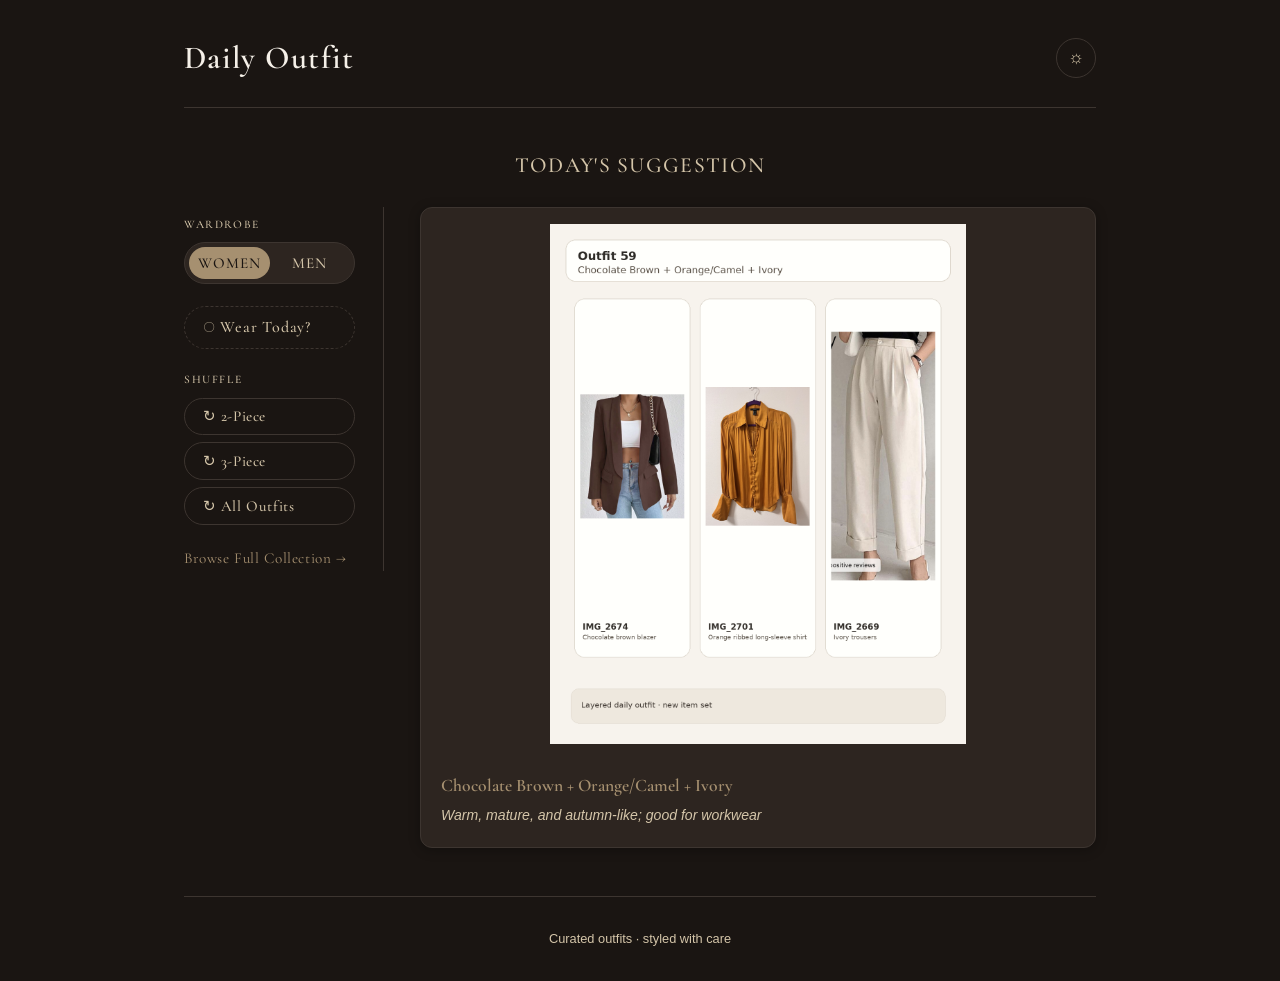
<file: index.html>
<!DOCTYPE html>
<html lang="en" data-theme="light">
<head>
  <meta charset="UTF-8">
  <meta name="viewport" content="width=device-width, initial-scale=1.0">
  <title>Daily Outfit</title>
  <link rel="preconnect" href="https://fonts.googleapis.com">
  <link rel="preconnect" href="https://fonts.gstatic.com" crossorigin>
  <link href="https://fonts.googleapis.com/css2?family=Cormorant+Garamond:wght@400;500;600&display=swap" rel="stylesheet">
  <link rel="stylesheet" href="styles.css">
</head>
<body>
  <header class="header">
    <h1 class="header__title">Daily Outfit</h1>
    <button id="theme-toggle" class="theme-toggle" aria-label="Toggle theme">
      <span id="theme-icon">&#9790;</span>
    </button>
  </header>

  <main>
    <section id="hero" class="hero">
      <h2 class="section-title">Today's Suggestion</h2>
      <div class="hero-layout">
        <aside class="hero-controls">
          <div class="wardrobe-actions">
            <span class="shuffle-label">Wardrobe</span>
            <div class="wardrobe-switch" role="group" aria-label="Choose wardrobe">
              <button class="wardrobe-btn" data-gender="female">Women</button>
              <button class="wardrobe-btn" data-gender="male">Men</button>
            </div>
          </div>
          <div class="hero-actions">
            <button id="worn-btn" class="btn-worn" aria-label="Mark as worn today">
              ○  Wear Today?
            </button>
          </div>
          <div class="shuffle-actions">
            <span class="shuffle-label">Shuffle</span>
            <div class="shuffle-buttons">
              <button class="btn-shuffle" data-shuffle-count="2" aria-label="Shuffle among 2-piece outfits">
                &#8635; 2-Piece
              </button>
              <button class="btn-shuffle" data-shuffle-count="3" aria-label="Shuffle among 3-piece outfits">
                &#8635; 3-Piece
              </button>
              <button class="btn-shuffle" data-shuffle-count="all" aria-label="Shuffle among all outfits">
                &#8635; All Outfits
              </button>
            </div>
          </div>
          <a href="collection.html" class="browse-link">Browse Full Collection &rarr;</a>
        </aside>
        <div class="outfit-card outfit-card--hero">
          <div class="outfit-card__image-wrap">
            <img id="hero-image" class="outfit-card__image" src="" alt="Today's outfit suggestion">
          </div>
          <div class="outfit-card__info">
            <p class="outfit-card__palette" id="hero-palette"></p>
            <p class="outfit-card__rationale" id="hero-rationale"></p>
          </div>
        </div>
      </div>
    </section>
  </main>

  <footer class="footer">
    <p>Curated outfits &middot; styled with care</p>
  </footer>

  <script src="app.js" defer></script>
</body>
</html>
</file>
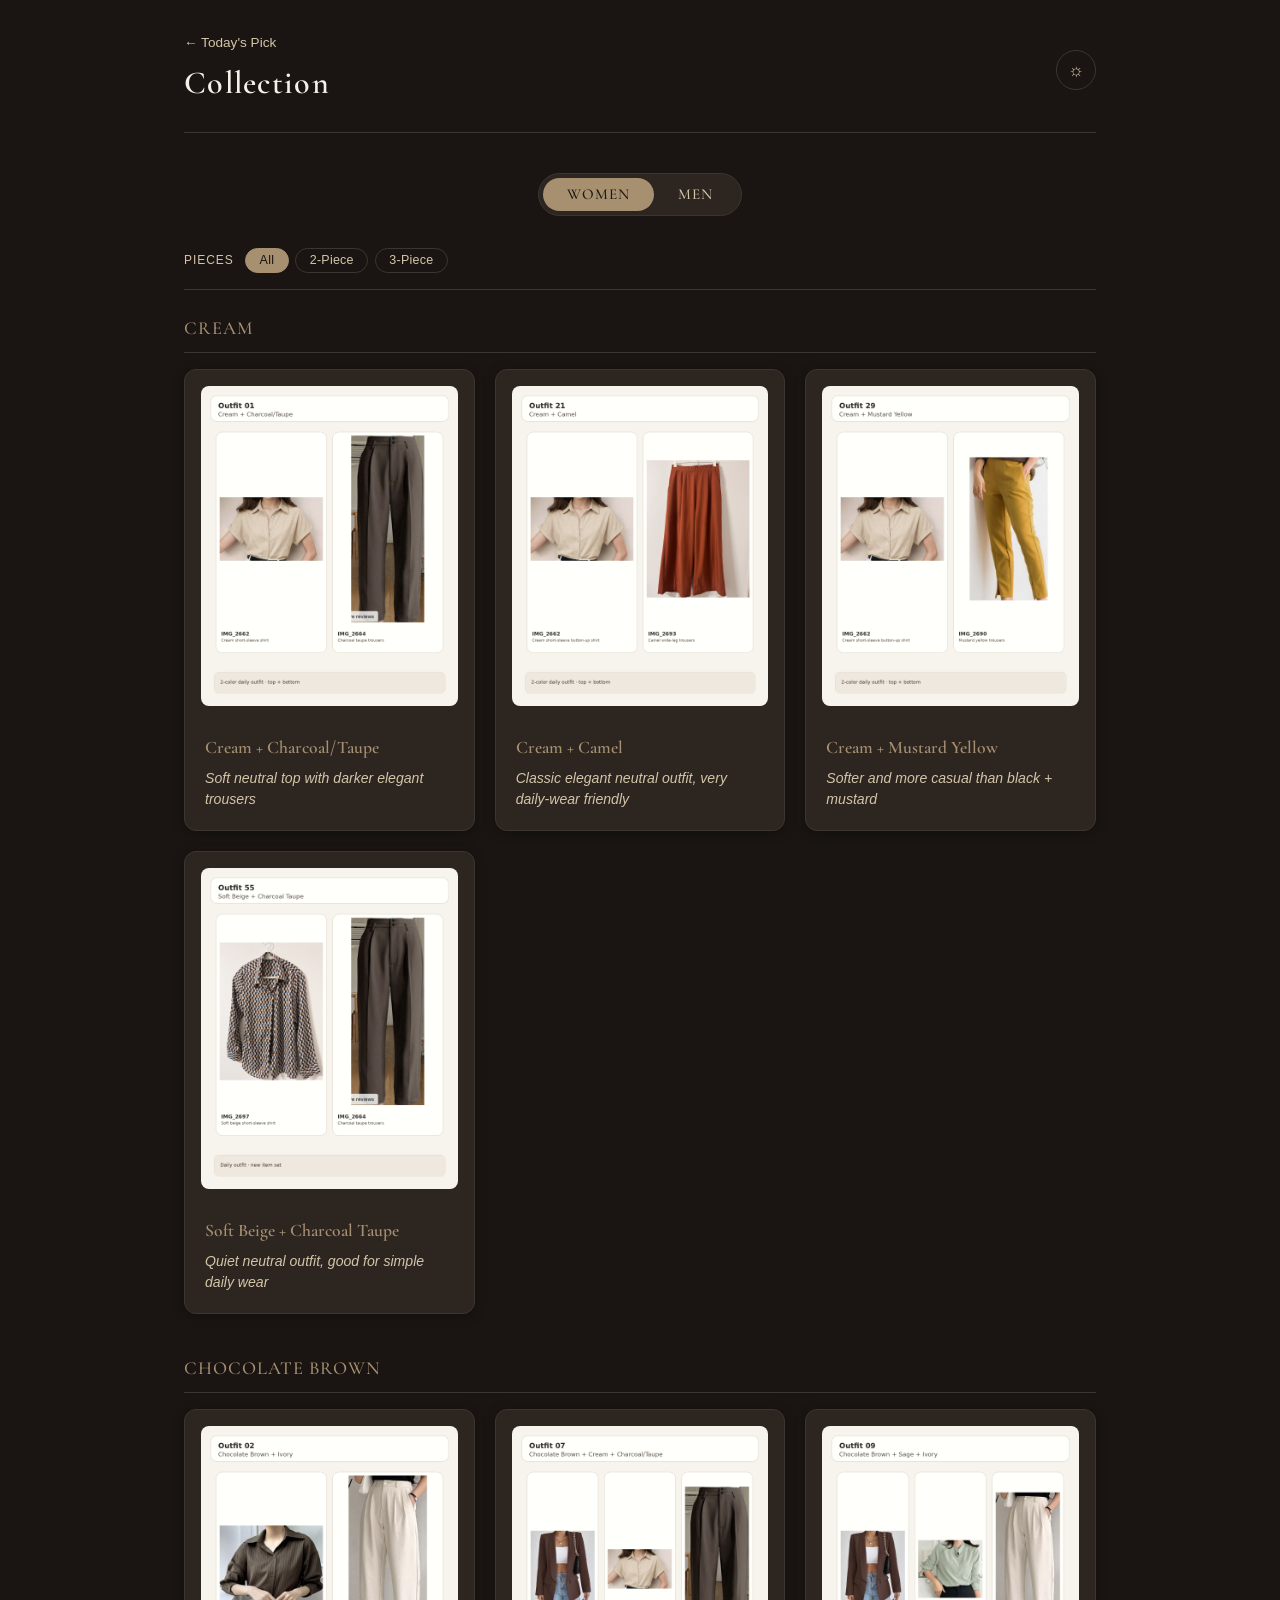
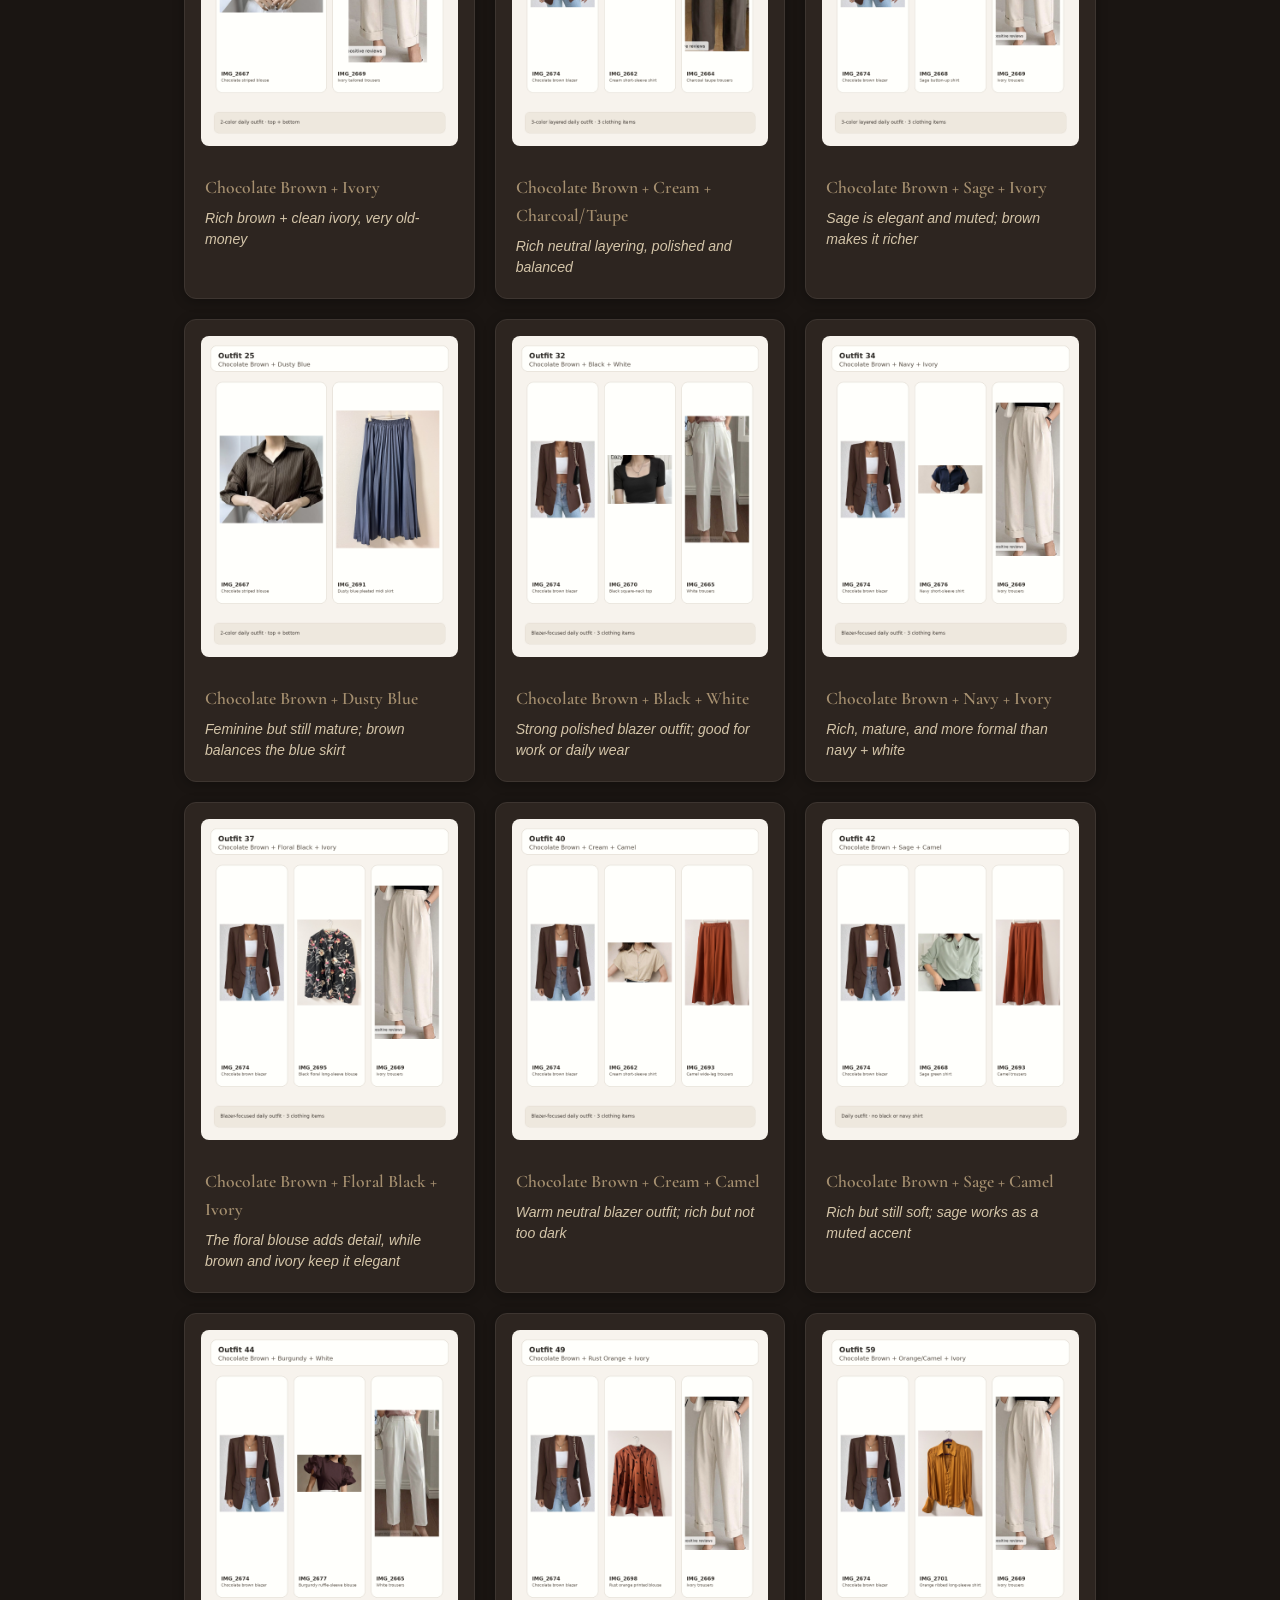
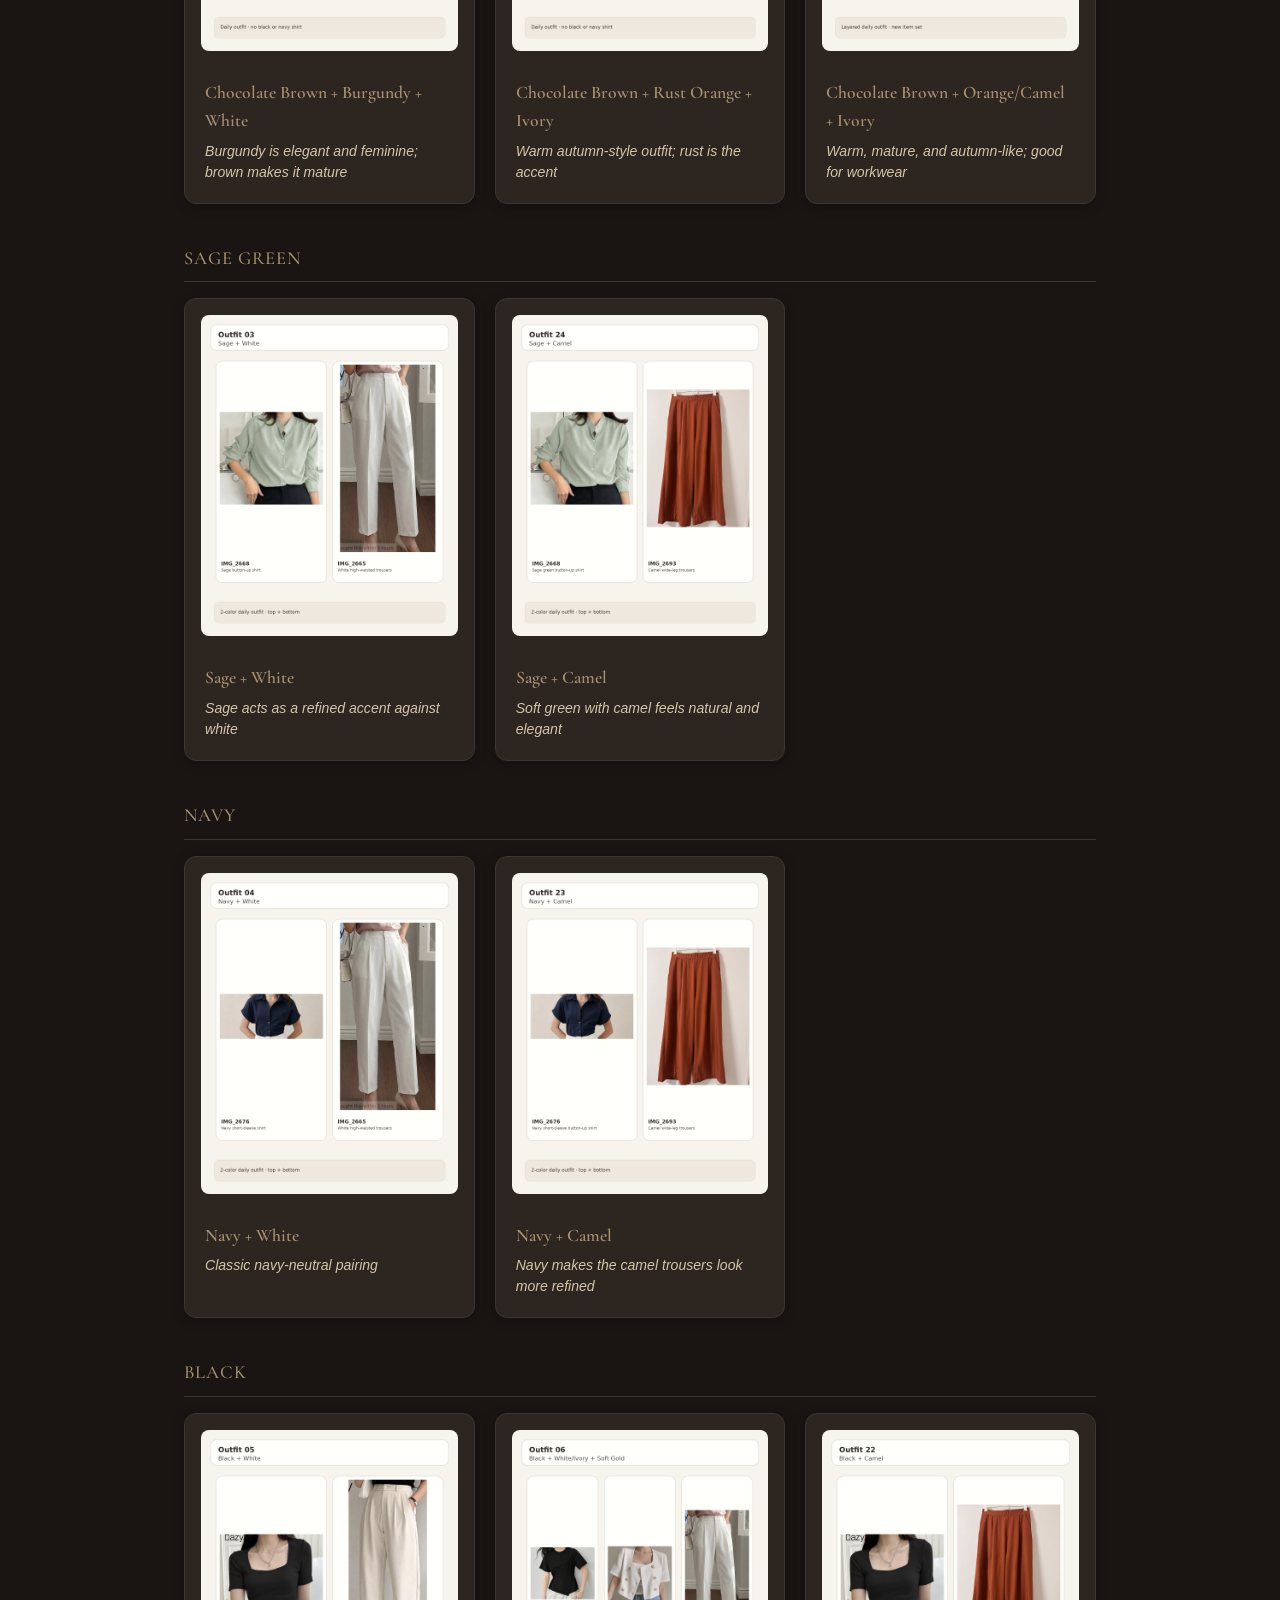
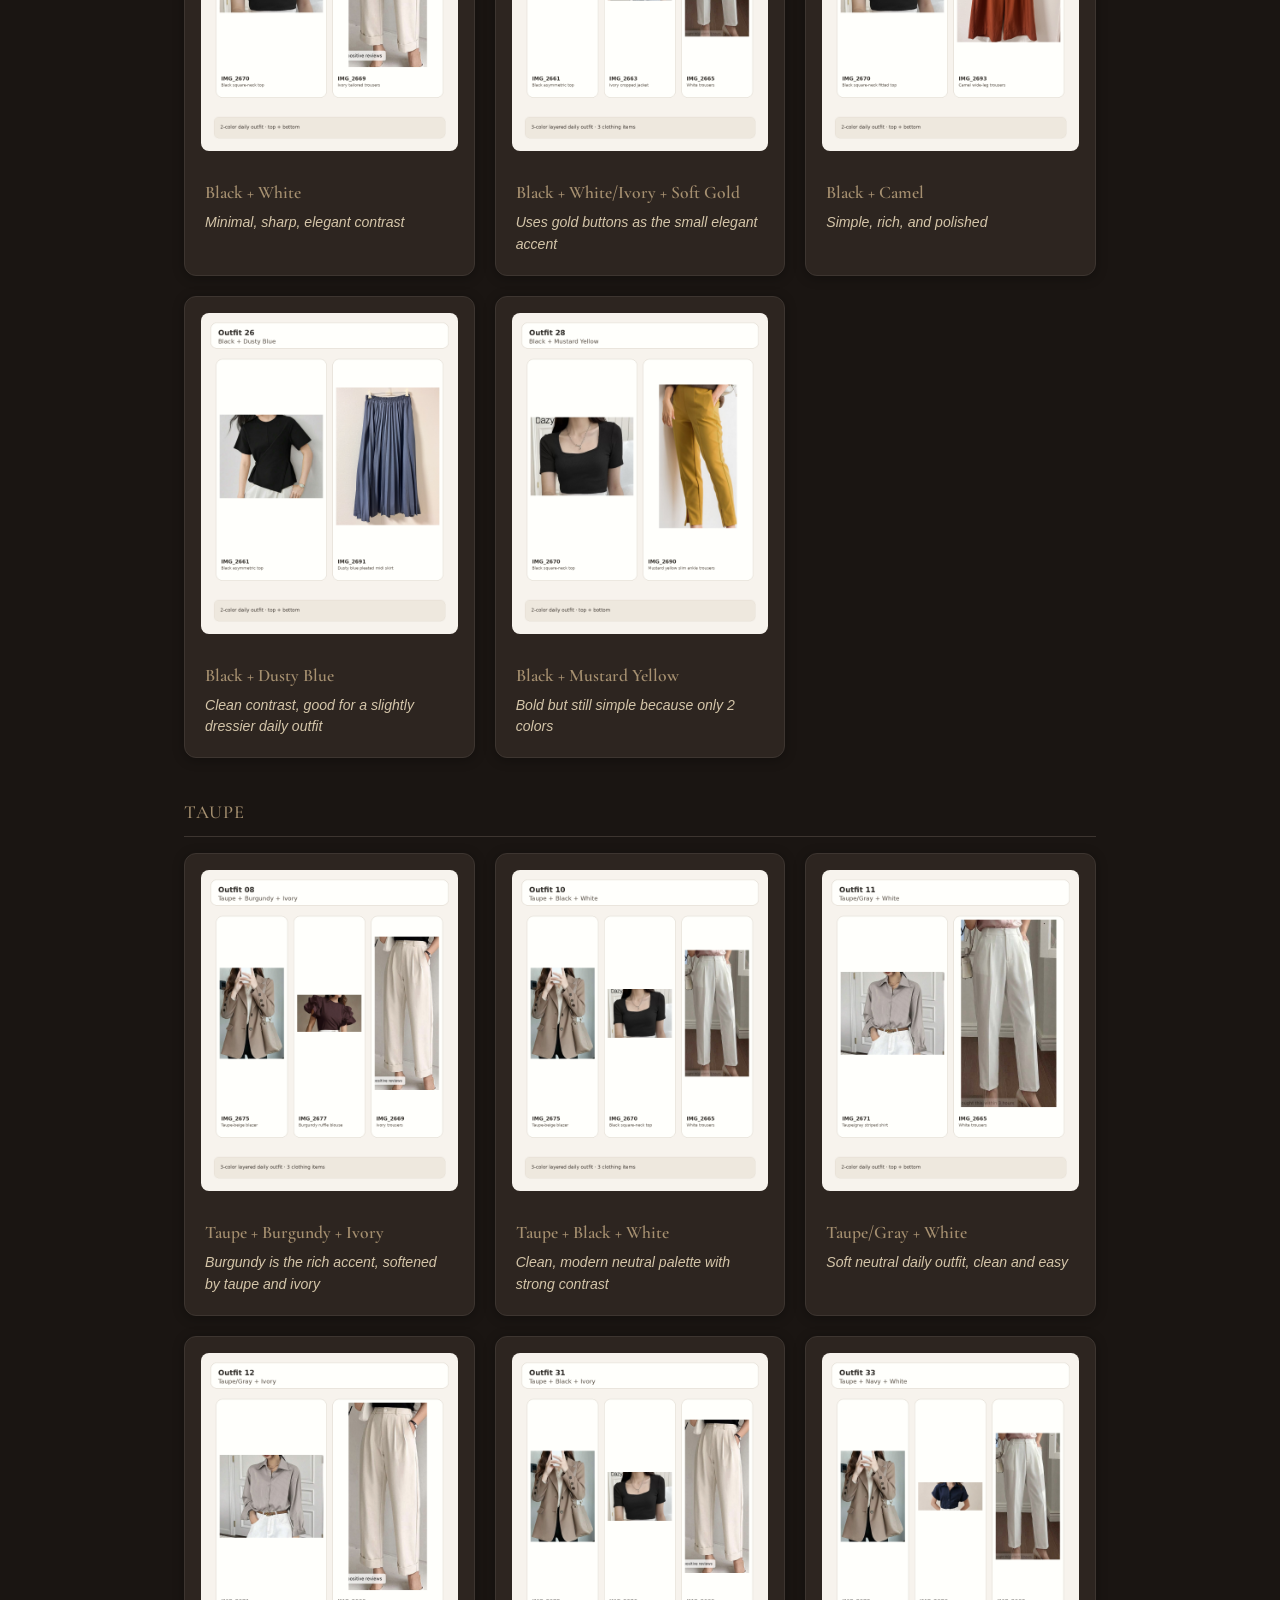
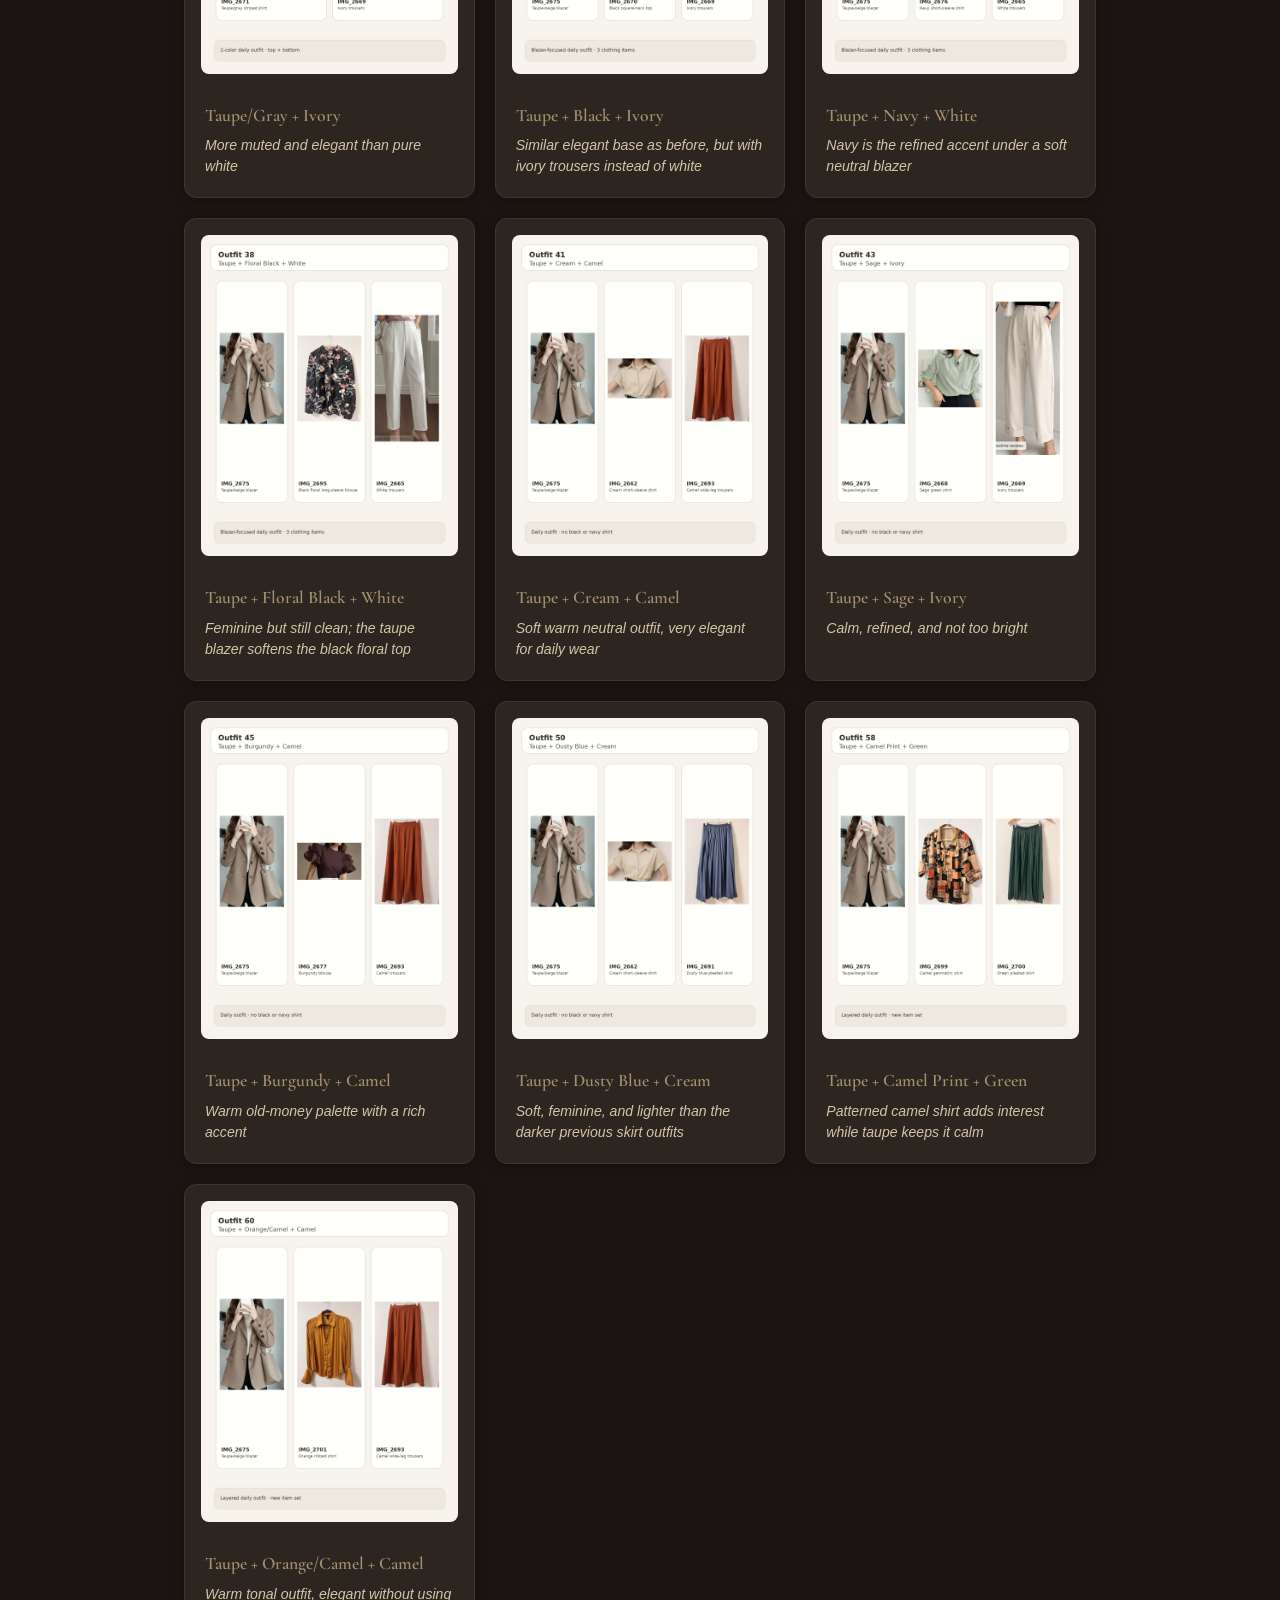
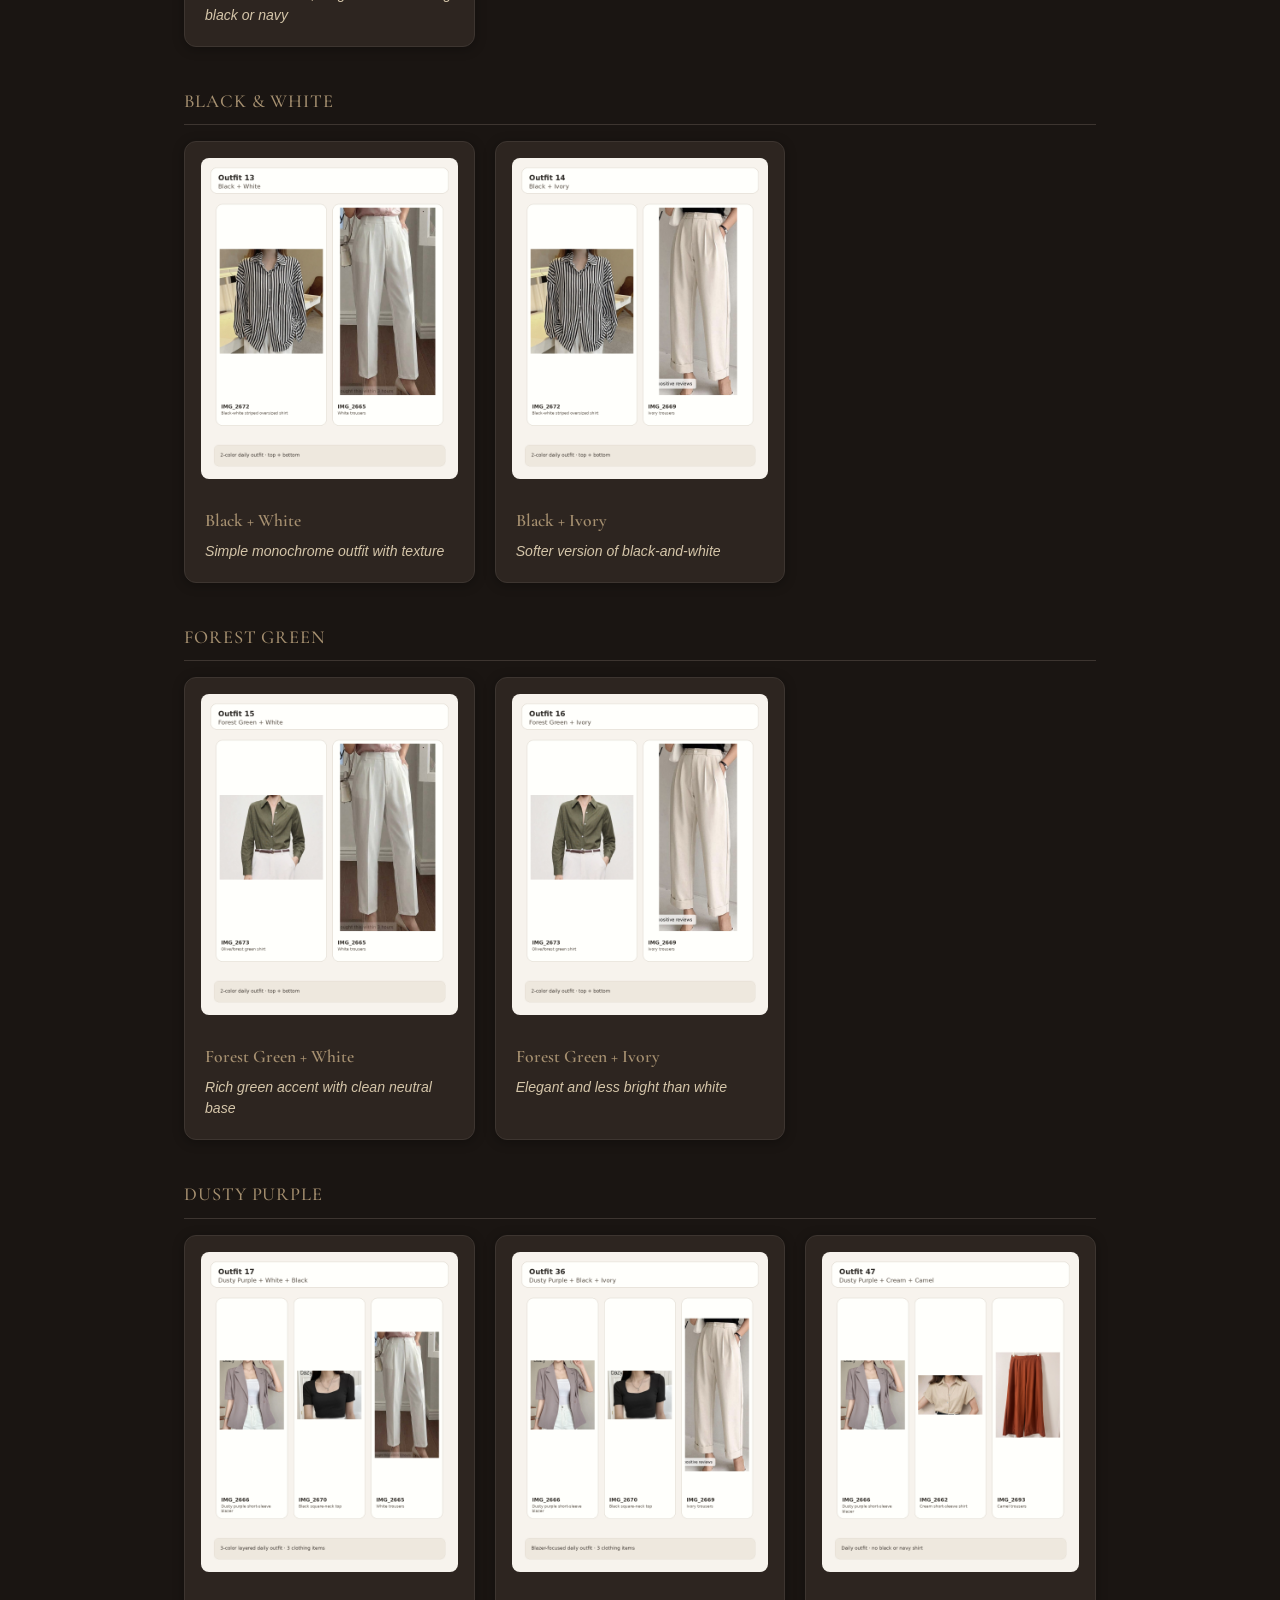
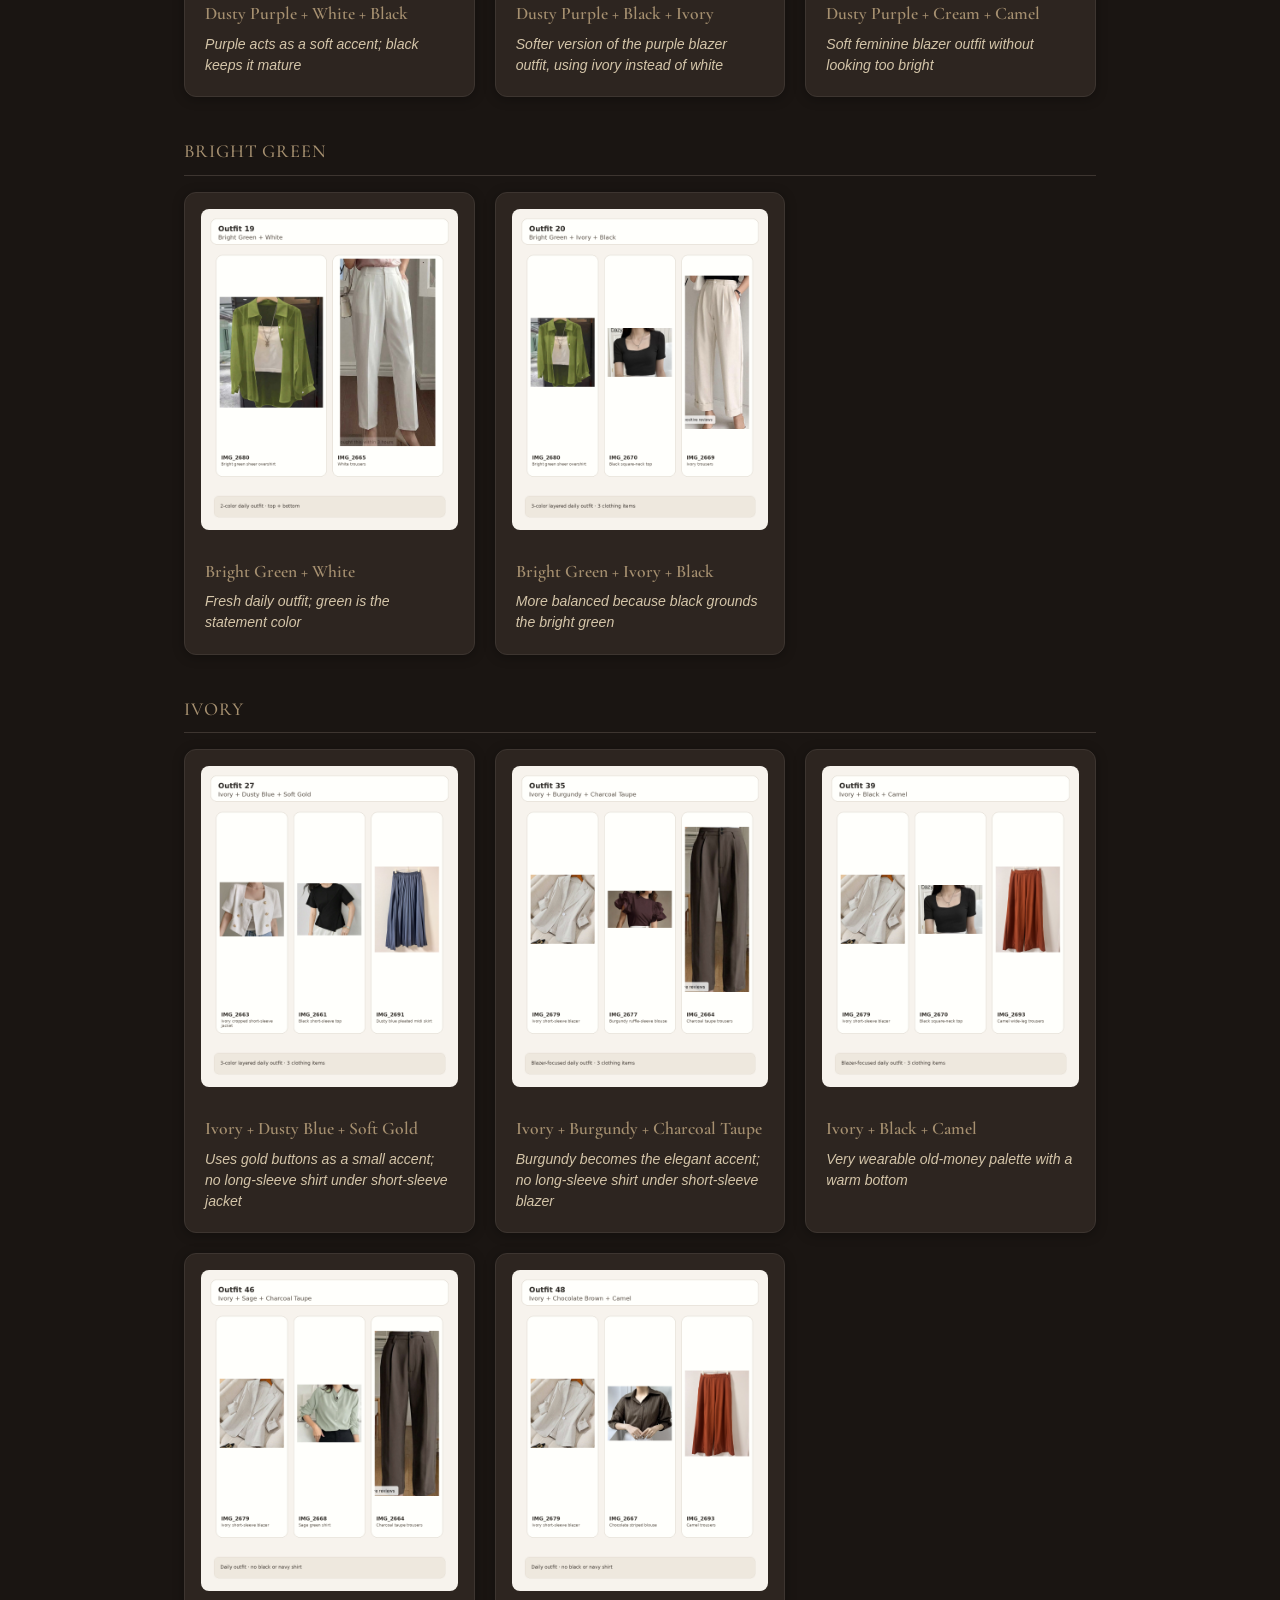
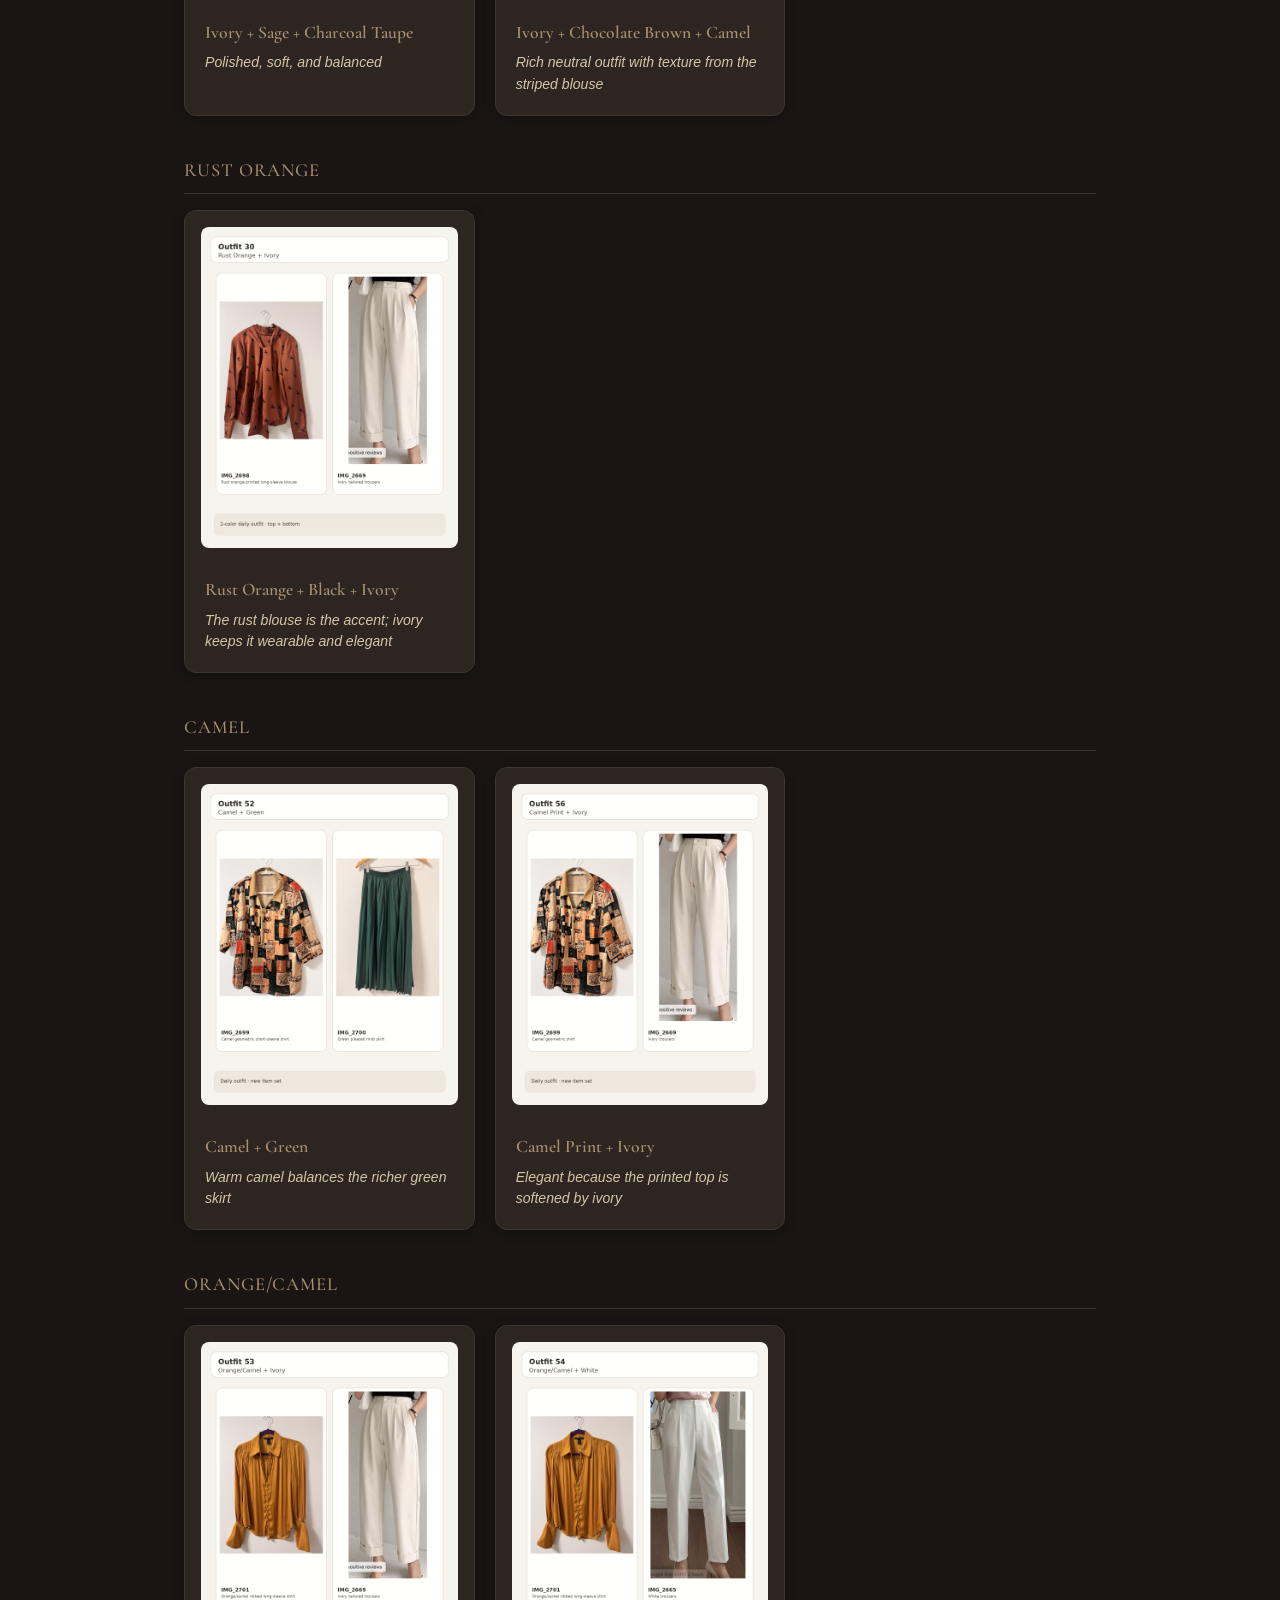
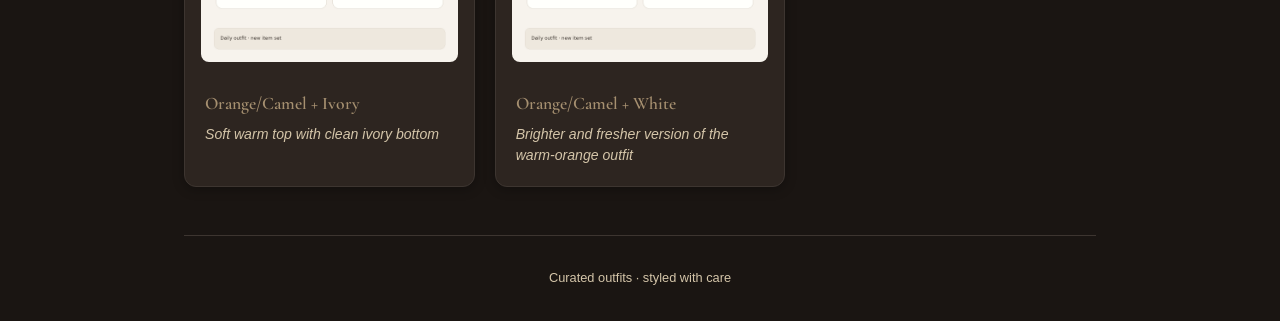
<file: collection.html>
<!DOCTYPE html>
<html lang="en" data-theme="light">
<head>
  <meta charset="UTF-8">
  <meta name="viewport" content="width=device-width, initial-scale=1.0">
  <title>Collection &middot; Daily Outfit</title>
  <link rel="preconnect" href="https://fonts.googleapis.com">
  <link rel="preconnect" href="https://fonts.gstatic.com" crossorigin>
  <link href="https://fonts.googleapis.com/css2?family=Cormorant+Garamond:wght@400;500;600&display=swap" rel="stylesheet">
  <link rel="stylesheet" href="styles.css">
</head>
<body>
  <header class="header">
    <div class="header__nav">
      <a href="index.html" class="back-link">&larr; Today's Pick</a>
      <h1 class="header__title">Collection</h1>
    </div>
    <button id="theme-toggle" class="theme-toggle" aria-label="Toggle theme">
      <span id="theme-icon">&#9790;</span>
    </button>
  </header>

  <main>
    <section class="gallery">
      <div class="wardrobe-switch" role="group" aria-label="Choose wardrobe">
        <button class="wardrobe-btn" data-gender="female">Women</button>
        <button class="wardrobe-btn" data-gender="male">Men</button>
      </div>
      <div class="filter-bar" id="filter-bar">
        <div class="filter-group">
          <span class="filter-label">Pieces</span>
          <button class="filter-chip filter-chip--active" data-filter="count" data-value="all">All</button>
          <button class="filter-chip" data-filter="count" data-value="2">2-Piece</button>
          <button class="filter-chip" data-filter="count" data-value="3">3-Piece</button>
        </div>
      </div>
      <div id="collection-groups"></div>
    </section>
  </main>

  <footer class="footer">
    <p>Curated outfits &middot; styled with care</p>
  </footer>

  <script src="collection.js" defer></script>
</body>
</html>
</file>
<file: styles.css>
*, *::before, *::after { box-sizing: border-box; margin: 0; padding: 0; }

[data-theme="light"] {
  --bg: #FAF8F5; --bg-card: #FFFFFF; --text: #2C2420; --text-sec: #8B7D6B;
  --accent: #C9A96E; --border: #E8E0D8; --shadow: rgba(44,36,32,0.08);
  --accent-contrast: #FFFFFF; --hover-bg: rgba(201,169,110,0.08);
}
[data-theme="dark"] {
  --bg: #1A1512; --bg-card: #2D2520; --text: #F5F0E8; --text-sec: #D4C5A9;
  --accent: #A69070; --border: #3D3530; --shadow: rgba(0,0,0,0.3);
  --accent-contrast: #1A1512; --hover-bg: rgba(166,144,112,0.1);
}

* { transition: background-color 0.3s, color 0.3s, border-color 0.3s; }

body {
  font-family: -apple-system, BlinkMacSystemFont, 'Segoe UI', sans-serif;
  background: var(--bg); color: var(--text);
  max-width: 960px; margin: 0 auto; padding: 2rem 1.5rem;
  min-height: 100vh; line-height: 1.6;
}

.header {
  display: flex; justify-content: space-between; align-items: center;
  padding-bottom: 1.5rem; border-bottom: 1px solid var(--border); margin-bottom: 2.5rem;
}
.header__title {
  font-family: 'Cormorant Garamond', serif; font-weight: 600;
  font-size: 1.75rem; letter-spacing: 0.04em; color: var(--text);
}

.theme-toggle {
  background: none; border: 1px solid var(--border); border-radius: 50%;
  width: 2.5rem; height: 2.5rem; cursor: pointer;
  color: var(--text-sec); font-size: 1.1rem;
  display: flex; align-items: center; justify-content: center;
}
.theme-toggle:hover { border-color: var(--accent); color: var(--accent); }

.section-title {
  font-family: 'Cormorant Garamond', serif; font-weight: 500;
  font-size: 1.35rem; color: var(--text-sec); text-align: center;
  margin-bottom: 1.5rem; letter-spacing: 0.06em; text-transform: uppercase;
}

.wardrobe-switch {
  display: flex; width: max-content; margin: 0 auto 2rem; padding: 0.25rem;
  border: 1px solid var(--border); border-radius: 100px; background: var(--bg-card);
}
.wardrobe-btn {
  padding: 0.45rem 1.5rem; border: none; border-radius: 100px; cursor: pointer;
  background: transparent; color: var(--text-sec);
  font-family: 'Cormorant Garamond', serif; font-size: 0.95rem;
  font-weight: 500; letter-spacing: 0.06em; text-transform: uppercase;
}
.wardrobe-btn:hover { color: var(--accent); }
.wardrobe-btn--active {
  background: var(--accent); color: var(--accent-contrast);
}

/* Wardrobe selector inside the hero controls column: left-aligned, full width */
.wardrobe-actions {
  display: flex; flex-direction: column; align-items: flex-start; gap: 0.55rem;
  width: 100%;
}
.hero-controls .wardrobe-switch { width: 100%; margin: 0; }
.hero-controls .wardrobe-btn { flex: 1; padding-left: 0; padding-right: 0; text-align: center; }

.collection-empty {
  text-align: center; color: var(--text-sec); font-style: italic;
  font-family: 'Cormorant Garamond', serif; font-size: 1.1rem; padding: 2.5rem 1rem;
}

.btn-shuffle:disabled, .btn-worn:disabled {
  opacity: 0.4; cursor: not-allowed; border-color: var(--border); color: var(--text-sec);
  background: transparent;
}

.outfit-card {
  background: var(--bg-card); border: 1px solid var(--border);
  border-radius: 12px; overflow: hidden;
  box-shadow: 0 2px 12px var(--shadow); cursor: pointer;
}
.outfit-card:hover { box-shadow: 0 4px 20px var(--shadow); }
.hero-layout {
  display: grid; grid-template-columns: 1fr; gap: 1.75rem; align-items: start;
}
.hero-controls {
  display: flex; flex-direction: column; align-items: flex-start; gap: 1.35rem;
  order: 2;
  border-top: 1px solid var(--border); padding-top: 1.25rem;
}
.hero-controls .browse-link { margin-top: 0; text-align: left; }

.outfit-card--hero { max-width: none; margin: 0; cursor: default; order: 1; }
.outfit-card__image-wrap { padding: 1rem; display: flex; justify-content: center; }
.outfit-card__image {
  width: 100%; max-height: min(52vh, 480px); object-fit: contain; border-radius: 8px;
}
.outfit-card__info { padding: 0.75rem 1.25rem 1.25rem; }
.outfit-card__palette {
  font-family: 'Cormorant Garamond', serif; font-weight: 600;
  font-size: 1.1rem; color: var(--accent); margin-bottom: 0.35rem;
}
.outfit-card__rationale {
  font-size: 0.88rem; color: var(--text-sec); font-style: italic; line-height: 1.5;
}

.hero-actions { display: flex; width: 100%; }
.shuffle-actions {
  display: flex; flex-direction: column; align-items: flex-start; gap: 0.55rem;
  width: 100%;
}
.shuffle-buttons { display: flex; flex-direction: column; gap: 0.45rem; width: 100%; }
.shuffle-label {
  font-family: 'Cormorant Garamond', serif;
  font-size: 0.72rem; text-transform: uppercase; letter-spacing: 0.14em;
  color: var(--text-sec); font-weight: 500;
}
.btn-shuffle {
  width: 100%; padding: 0.55rem 1.1rem; background: transparent;
  border: 1px solid var(--border); border-radius: 100px;
  color: var(--text-sec); cursor: pointer;
  font-family: 'Cormorant Garamond', serif; font-size: 0.95rem;
  font-weight: 500; letter-spacing: 0.04em; text-align: left;
  transition: border-color 0.3s, color 0.3s, background-color 0.3s;
}
.btn-shuffle:hover {
  border-color: var(--accent); color: var(--accent); background: var(--hover-bg);
}

.btn-worn {
  width: 100%; padding: 0.65rem 1.1rem; border-radius: 100px; cursor: pointer;
  font-family: 'Cormorant Garamond', serif; font-size: 1rem;
  font-weight: 500; letter-spacing: 0.05em; text-align: left;
  border: 1.5px dashed var(--border); color: var(--text-sec);
  background: transparent; transition: all 0.35s ease;
}
.btn-worn:hover { border-color: var(--accent); color: var(--accent); }
.btn-worn--active {
  background: var(--accent); color: var(--accent-contrast);
  border: 1.5px solid var(--accent);
  transform: scale(1.05);
  box-shadow: 0 2px 12px var(--shadow);
}
.btn-worn--pop { animation: pop 0.4s ease; }
@keyframes pop {
  0% { transform: scale(1); }
  40% { transform: scale(1.15); }
  100% { transform: scale(1.05); }
}
.btn-worn--unpop { animation: unpop 0.3s ease; }
@keyframes unpop {
  0% { transform: scale(1.05); }
  50% { transform: scale(0.92); }
  100% { transform: scale(1); }
}

.browse-link {
  display: block; margin-top: 1.5rem;
  font-family: 'Cormorant Garamond', serif; font-size: 0.95rem;
  color: var(--accent); text-decoration: none; letter-spacing: 0.04em;
}
.browse-link:hover { text-decoration: underline; }

.back-link {
  font-size: 0.85rem; color: var(--text-sec); text-decoration: none;
}
.back-link:hover { color: var(--accent); }
.header__nav { display: flex; flex-direction: column; gap: 0.2rem; }

.gallery { margin-top: 1rem; }

.color-group { margin-bottom: 2.5rem; }
.color-group__title {
  font-family: 'Cormorant Garamond', serif; font-weight: 500;
  font-size: 1.15rem; color: var(--accent); letter-spacing: 0.05em;
  padding-bottom: 0.5rem; border-bottom: 1px solid var(--border);
  margin-bottom: 1rem; text-transform: uppercase;
}

.filter-bar {
  display: flex; flex-wrap: wrap; gap: 1rem; align-items: flex-start;
  margin-bottom: 1.5rem; padding-bottom: 1rem; border-bottom: 1px solid var(--border);
}
.filter-group { display: flex; flex-wrap: wrap; align-items: center; gap: 0.4rem; }
.filter-label {
  font-size: 0.75rem; text-transform: uppercase; letter-spacing: 0.08em;
  color: var(--text-sec); margin-right: 0.3rem; font-weight: 500;
}
.palette-filters { display: flex; flex-wrap: wrap; gap: 0.4rem; }

.filter-chip {
  padding: 0.3rem 0.85rem; border: 1px solid var(--border); border-radius: 100px;
  background: transparent; color: var(--text-sec); cursor: pointer;
  font-size: 0.78rem; letter-spacing: 0.02em; white-space: nowrap;
}
.filter-chip:hover { border-color: var(--accent); color: var(--accent); }
.filter-chip--active {
  background: var(--accent); color: var(--accent-contrast);
  border-color: var(--accent);
}

.outfit-grid {
  display: grid; grid-template-columns: 1fr; gap: 1.25rem;
}
.outfit-grid .outfit-card__image { max-height: 360px; }

.footer {
  text-align: center; padding-top: 2rem; margin-top: 3rem;
  border-top: 1px solid var(--border); color: var(--text-sec); font-size: 0.8rem;
}

@media (min-width: 720px) {
  .hero-layout {
    grid-template-columns: minmax(168px, 200px) minmax(0, 1fr);
    gap: 2.25rem; align-items: stretch;
  }
  .hero-controls {
    order: 0; border-top: none; padding-top: 0.5rem;
    border-right: 1px solid var(--border); padding-right: 1.75rem;
    position: sticky; top: 1.5rem; align-self: start;
  }
  .outfit-card--hero { order: 0; }
  .outfit-card__image { max-height: min(68vh, 520px); }
}

@media (min-width: 640px) {
  .outfit-grid { grid-template-columns: repeat(2, 1fr); }
}
@media (min-width: 960px) {
  .outfit-grid { grid-template-columns: repeat(3, 1fr); }
  .header__title { font-size: 2rem; }
}
</file>
